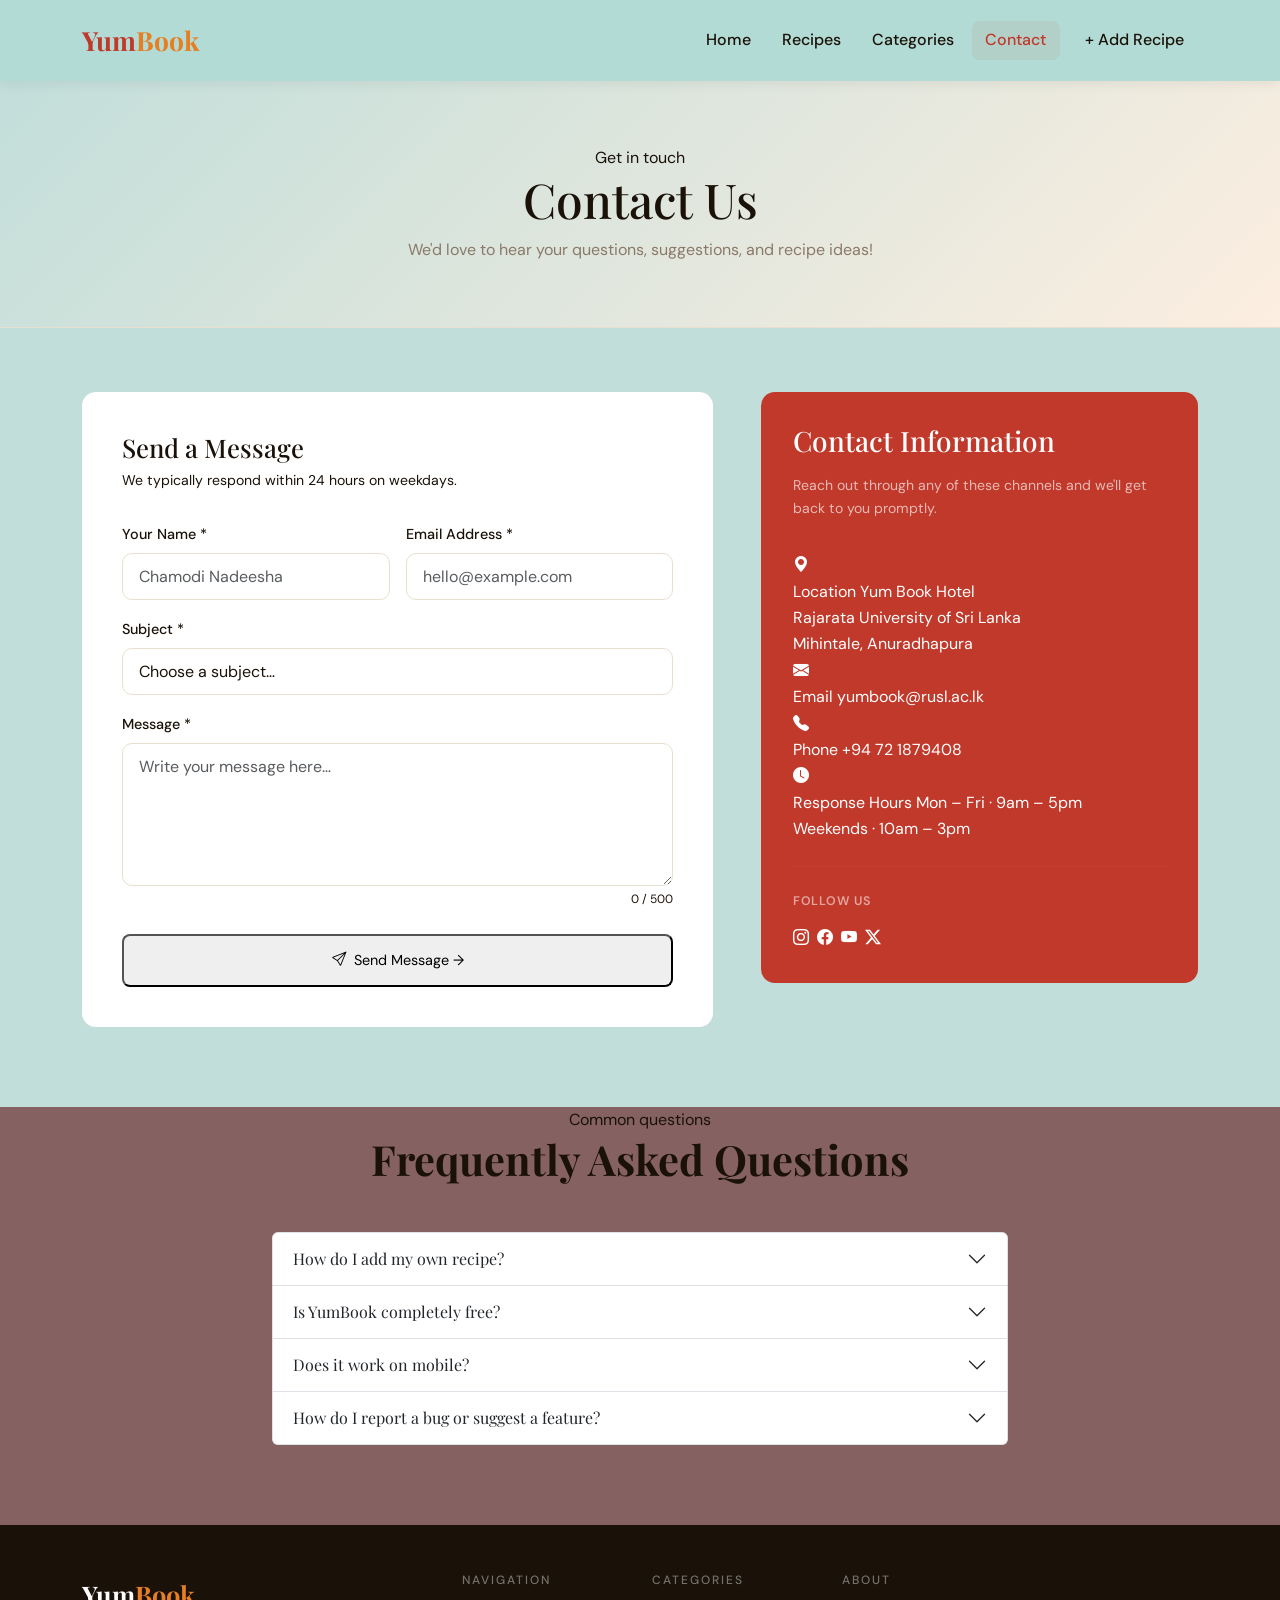
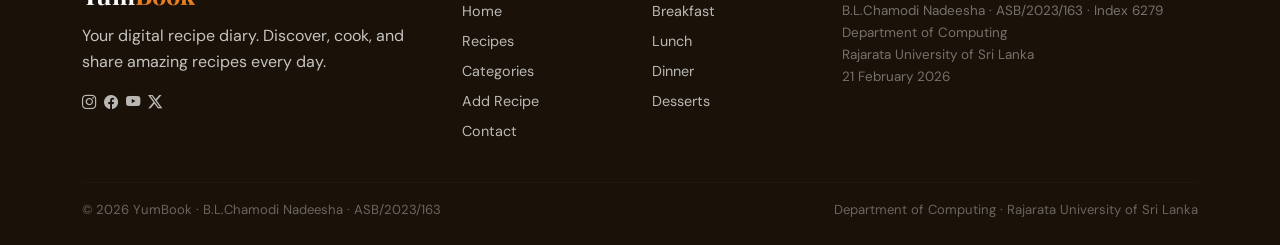
<file: contact.html>
<!DOCTYPE html>
<html lang="en">
<head>
  <meta charset="UTF-8"/>
  <meta name="viewport" content="width=device-width,initial-scale=1.0"/>
  <title>Contact – YumBook</title>
  <link rel="stylesheet" href="https://cdn.jsdelivr.net/npm/bootstrap@5.3.2/dist/css/bootstrap.min.css"/>
  <link rel="stylesheet" href="https://cdn.jsdelivr.net/npm/bootstrap-icons@1.11.3/font/bootstrap-icons.min.css"/>
  <link rel="stylesheet" href="css/style.css"/>
  <style>
    .contact-form-card{background:#fff;border-radius:var(--radius);box-shadow:0 6px 30px var(--shadow);padding:2.5rem;border:1px solid var(--light-brown);}
    .contact-form-card h3{font-family:'Playfair Display',serif;font-size:1.6rem;color:var(--brown);margin-bottom:.4rem;}
    .contact-form-card p{color:var(--muted);font-size:.88rem;margin-bottom:1.8rem;}
    .char-count{font-size:.75rem;color:var(--muted);text-align:right;margin-top:.25rem;}
  </style>
</head>
<body>

<!-- NAVBAR -->
<nav class="navbar navbar-expand-lg">
  <div class="container">
    <a class="navbar-brand" href="Home.html">Yum<span>Book</span></a>
    <button class="navbar-toggler" type="button" data-bs-toggle="collapse" data-bs-target="#nav"><span class="navbar-toggler-icon"></span></button>
    <div class="collapse navbar-collapse" id="nav">
      <ul class="navbar-nav ms-auto gap-1 align-items-lg-center">
        <li class="nav-item"><a class="nav-link" href="index.html">Home</a></li>
        <li class="nav-item"><a class="nav-link" href="recipes.html">Recipes</a></li>
        <li class="nav-item"><a class="nav-link" href="categories.html">Categories</a></li>
        <li class="nav-item"><a class="nav-link active" href="contact.html">Contact</a></li>
        <li class="nav-item ms-2"><a class="nav-link nav-cta" href="add-recipe.html">+ Add Recipe</a></li>
      </ul>
    </div>
  </div>
</nav>

<!-- PAGE HERO -->
<div class="page-hero">
  <div class="container">
    <span class="hero-tag fade-in">Get in touch</span>
    <h1 class="fade-in-2">Contact Us</h1>
    <p class="fade-in-3">We'd love to hear your questions, suggestions, and recipe ideas!</p>
  </div>
</div>

<!-- CONTACT SECTION -->
<section style="padding:4rem 0 5rem;background:var(--cream);">
  <div class="container">
    <div class="row g-5 align-items-start">

      <!-- CONTACT FORM -->
      <div class="col-lg-7">

        <!-- Success banner -->
        <div id="successBanner" style="display:none;" class="mb-4">
          <div class="banner-success">
            <span class="banner-icon">✅</span>
            <div><strong>Message sent!</strong><br><span style="font-size:.86rem;opacity:.9;">Thank you for reaching out — we'll reply within 24 hours.</span></div>
          </div>
        </div>

        <div class="contact-form-card reveal">
          <h3>Send a Message</h3>
          <p>We typically respond within 24 hours on weekdays.</p>

          <!-- Name + Email -->
          <div class="row g-3 mb-3">
            <div class="col-sm-6">
              <label class="form-label">Your Name <span style="color:var(--terracotta);">*</span></label>
              <input type="text" id="cName" class="form-control" placeholder="Chamodi Nadeesha"/>
              <div class="invalid-feedback">Please enter your full name.</div>
            </div>
            <div class="col-sm-6">
              <label class="form-label">Email Address <span style="color:var(--terracotta);">*</span></label>
              <input type="email" id="cEmail" class="form-control" placeholder="hello@example.com"/>
              <div class="invalid-feedback">Please enter a valid email.</div>
            </div>
          </div>

          <!-- Subject -->
          <div class="mb-3">
            <label class="form-label">Subject <span style="color:var(--terracotta);">*</span></label>
            <select id="cSubject" class="form-select">
              <option value="">Choose a subject…</option>
              <option>General Question</option>
              <option>Recipe Suggestion</option>
              <option>Report an Issue</option>
              <option>Partnership Inquiry</option>
              <option>Other</option>
            </select>
            <div class="invalid-feedback">Please select a subject.</div>
          </div>

          <!-- Message -->
          <div class="mb-4">
            <label class="form-label">Message <span style="color:var(--terracotta);">*</span></label>
            <textarea id="cMsg" class="form-control" rows="5" maxlength="500"
              placeholder="Write your message here…" oninput="document.getElementById('charCount').textContent=this.value.length"></textarea>
            <div class="char-count"><span id="charCount">0</span> / 500</div>
            <div class="invalid-feedback">Please enter a message (min 10 characters).</div>
          </div>

          <button class="btn-terra w-100" type="button" onclick="submitContact()" style="border-radius:8px;padding:.8rem;font-size:.9rem;">
            <i class="bi bi-send me-2"></i>Send Message →
          </button>
        </div>
      </div>

      <!-- CONTACT INFO -->
      <div class="col-lg-5">
        <div class="contact-info-box reveal">
          <h3>Contact Information</h3>
          <p style="color:rgba(255,255,255,.65);font-size:.88rem;margin-bottom:2rem;">Reach out through any of these channels and we'll get back to you promptly.</p>

          <div class="cinfo-item">
            <div class="cinfo-icon"><i class="bi bi-geo-alt-fill"></i></div>
            <div>
              <span class="cinfo-label">Location</span>
              <span class="cinfo-val">Yum Book Hotel<br>Rajarata University of Sri Lanka<br>Mihintale, Anuradhapura</span>
            </div>
          </div>

          <div class="cinfo-item">
            <div class="cinfo-icon"><i class="bi bi-envelope-fill"></i></div>
            <div>
              <span class="cinfo-label">Email</span>
              <span class="cinfo-val">yumbook@rusl.ac.lk</span>
            </div>
          </div>

          <div class="cinfo-item">
            <div class="cinfo-icon"><i class="bi bi-telephone-fill"></i></div>
            <div>
              <span class="cinfo-label">Phone</span>
              <span class="cinfo-val">+94 72 1879408</span>
            </div>
          </div>

          <div class="cinfo-item">
            <div class="cinfo-icon"><i class="bi bi-clock-fill"></i></div>
            <div>
              <span class="cinfo-label">Response Hours</span>
              <span class="cinfo-val">Mon – Fri · 9am – 5pm<br>Weekends · 10am – 3pm</span>
            </div>
          </div>

          <hr style="border-color:rgba(255,255,255,.12);margin:1.5rem 0;"/>

          <p style="color:rgba(255,255,255,.55);font-size:.78rem;margin-bottom:.8rem;letter-spacing:.06em;text-transform:uppercase;font-weight:600;">Follow Us</p>
          <div class="d-flex gap-2">
            <a href="#" class="social-btn"><i class="bi bi-instagram"></i></a>
            <a href="#" class="social-btn"><i class="bi bi-facebook"></i></a>
            <a href="#" class="social-btn"><i class="bi bi-youtube"></i></a>
            <a href="#" class="social-btn"><i class="bi bi-twitter-x"></i></a>
          </div>
        </div>
      </div>

    </div>
  </div>
</section>

<!-- FAQ SECTION -->
<section style="padding:0 0 5rem;background:#856161;">
  <div class="container">
    <div class="text-center mb-5 reveal">
      <span class="section-eyebrow">Common questions</span>
      <h2 class="section-title">Frequently Asked Questions</h2>
    </div>
    <div class="row justify-content-center">
      <div class="col-lg-8">
        <div class="accordion" id="faqAcc">
          <div class="accordion-item reveal">
            <h2 class="accordion-header"><button class="accordion-button collapsed" type="button" data-bs-toggle="collapse" data-bs-target="#faq1">How do I add my own recipe?</button></h2>
            <div id="faq1" class="accordion-collapse collapse" data-bs-parent="#faqAcc">
              <div class="accordion-body" style="color:var(--muted);font-size:.9rem;">Click <strong>+ Add Recipe</strong> in the navigation bar, fill in all the required fields, and click "Publish Recipe". Your recipe will appear instantly on the Recipes page.</div>
            </div>
          </div>
          <div class="accordion-item reveal">
            <h2 class="accordion-header"><button class="accordion-button collapsed" type="button" data-bs-toggle="collapse" data-bs-target="#faq2">Is YumBook completely free?</button></h2>
            <div id="faq2" class="accordion-collapse collapse" data-bs-parent="#faqAcc">
              <div class="accordion-body" style="color:var(--muted);font-size:.9rem;">Yes! YumBook is 100% free to use. Browse recipes, search, filter by category, and add your own creations — all without any subscription or payment.</div>
            </div>
          </div>
          <div class="accordion-item reveal">
            <h2 class="accordion-header"><button class="accordion-button collapsed" type="button" data-bs-toggle="collapse" data-bs-target="#faq3">Does it work on mobile?</button></h2>
            <div id="faq3" class="accordion-collapse collapse" data-bs-parent="#faqAcc">
              <div class="accordion-body" style="color:var(--muted);font-size:.9rem;">Absolutely. YumBook is fully responsive and built with Bootstrap — it works beautifully on all screen sizes including phones, tablets, and desktops.</div>
            </div>
          </div>
          <div class="accordion-item reveal">
            <h2 class="accordion-header"><button class="accordion-button collapsed" type="button" data-bs-toggle="collapse" data-bs-target="#faq4">How do I report a bug or suggest a feature?</button></h2>
            <div id="faq4" class="accordion-collapse collapse" data-bs-parent="#faqAcc">
              <div class="accordion-body" style="color:var(--muted);font-size:.9rem;">Use the contact form above, select "Report an Issue" or "Partnership Inquiry" as your subject, and describe your issue or idea clearly. We review all messages promptly.</div>
            </div>
          </div>
        </div>
      </div>
    </div>
  </div>
</section>

<!-- FOOTER -->
<footer>
  <div class="container">
    <div class="row g-4">
      <div class="col-lg-4">
        <div class="footer-brand mb-2">Yum<span>Book</span></div>
        <p class="footer-desc">Your digital recipe diary. Discover, cook, and share amazing recipes every day.</p>
        <div class="d-flex gap-2 mt-3">
          <a href="#" class="social-btn"><i class="bi bi-instagram"></i></a>
          <a href="#" class="social-btn"><i class="bi bi-facebook"></i></a>
          <a href="#" class="social-btn"><i class="bi bi-youtube"></i></a>
          <a href="#" class="social-btn"><i class="bi bi-twitter-x"></i></a>
        </div>
      </div>
      <div class="col-6 col-lg-2"><h6>Navigation</h6><a href="index.html">Home</a><a href="recipes.html">Recipes</a><a href="categories.html">Categories</a><a href="add-recipe.html">Add Recipe</a><a href="contact.html">Contact</a></div>
      <div class="col-6 col-lg-2"><h6>Categories</h6><a href="categories.html">Breakfast</a><a href="categories.html">Lunch</a><a href="categories.html">Dinner</a><a href="categories.html">Desserts</a></div>
      <div class="col-lg-4"><h6>About</h6><p style="font-size:.84rem;color:rgba(255,255,255,.4);">B.L.Chamodi Nadeesha · ASB/2023/163 · Index 6279<br>Department of Computing<br>Rajarata University of Sri Lanka<br>21 February 2026</p></div>
    </div>
    <hr/>
    <div class="d-flex flex-wrap justify-content-between align-items-center gap-2">
      <p class="footer-copy mb-0">&copy; 2026 YumBook · B.L.Chamodi Nadeesha · ASB/2023/163</p>
      <p class="footer-copy mb-0">Department of Computing · Rajarata University of Sri Lanka</p>
    </div>
  </div>
</footer>

<script src="https://cdn.jsdelivr.net/npm/bootstrap@5.3.2/dist/js/bootstrap.bundle.min.js"></script>
<script src="main.js"></script>
<script>
function setErr(id, show) {
  const el = document.getElementById(id);
  show ? el.classList.add('is-invalid') : el.classList.remove('is-invalid');
  return !show;
}

function submitContact() {
  let ok = true;
  const name    = document.getElementById('cName').value.trim();
  const email   = document.getElementById('cEmail').value.trim();
  const subject = document.getElementById('cSubject').value;
  const msg     = document.getElementById('cMsg').value.trim();

  if (!setErr('cName',    name.length < 2)) ok = false;
  if (!setErr('cEmail',   !/^[^\s@]+@[^\s@]+\.[^\s@]+$/.test(email))) ok = false;
  if (!setErr('cSubject', !subject)) ok = false;
  if (!setErr('cMsg',     msg.length < 10)) ok = false;

  if (!ok) { showToast('Please fix the highlighted fields.', 'error'); return; }

  // Reset form fields
  ['cName','cEmail','cMsg'].forEach(id => document.getElementById(id).value = '');
  document.getElementById('cSubject').value = '';
  document.getElementById('charCount').textContent = '0';

  // Show success
  document.getElementById('successBanner').style.display = 'block';
  document.getElementById('successBanner').scrollIntoView({ behavior:'smooth', block:'nearest' });
  showToast('Message sent successfully! ✅', 'success');
}
</script>
</body>
</html>
</file>
<file: css/style.css>
/* ============================================================
   YumBook – style.css
   Author: B.L.Chamodi Nadeesha | ASB/2023/163
   ============================================================ */

@import url('https://fonts.googleapis.com/css2?family=Playfair+Display:ital,wght@0,400;0,600;0,700;1,400&family=DM+Sans:wght@300;400;500;600&display=swap');

:root {
  --clr-bg:       #c2deda;
  --clr-primary:  #c0392b;
  --clr-secondary:#e67e22;
  --clr-dark:     #1a1209;
  --clr-card:     #ffffff;
  --clr-muted:    #8a7968;
  --clr-border:   #e8dfd0;
  --font-display: 'Playfair Display', serif;
  --font-body:    'DM Sans', sans-serif;
  --radius:       14px;
  --shadow:       0 4px 24px rgba(26,18,9,0.10);
  --transition:   0.3s cubic-bezier(.4,0,.2,1);
}

*, *::before, *::after { box-sizing: border-box; margin: 0; padding: 0; }
html { scroll-behavior: smooth; }
body { font-family: var(--font-body); background: var(--clr-bg); color: var(--clr-dark); line-height: 1.65; }
h1,h2,h3,h4,h5 { font-family: var(--font-display); }
a { text-decoration: none; color: inherit; }

/* ---- Navbar ---- */
.navbar { background: #b1dbd4 !important; box-shadow: 0 2px 12px rgba(0,0,0,.07); padding: .85rem 0; position: sticky; top: 0; z-index: 1030; }
.navbar-brand { font-family: var(--font-display); font-size: 1.65rem; font-weight: 700; color: var(--clr-primary) !important; }
.navbar-brand span { color: var(--clr-secondary); }
.nav-link { font-weight: 500; color: var(--clr-dark) !important; padding: .4rem .85rem !important; border-radius: 8px; transition: var(--transition); }
.nav-link:hover, .nav-link.active { color: var(--clr-primary) !important; background: rgba(192,57,43,0.07); }
.navbar-toggler { border: none; }
.navbar-toggler:focus { box-shadow: none; }

/* ---- Buttons ---- */
.btn-yum { background: var(--clr-primary); color: #fff; border: none; border-radius: 50px; padding: .65rem 1.8rem; font-weight: 600; font-family: var(--font-body); transition: var(--transition); display: inline-block; cursor: pointer; }
.btn-yum:hover { background: #a93226; color: #fff; transform: translateY(-2px); box-shadow: 0 6px 20px rgba(192,57,43,.35); }
.btn-yum-outline { background: transparent; color: var(--clr-primary); border: 2px solid var(--clr-primary); border-radius: 50px; padding: .6rem 1.8rem; font-weight: 600; font-family: var(--font-body); transition: var(--transition); display: inline-block; cursor: pointer; }
.btn-yum-outline:hover { background: var(--clr-primary); color: #fff; transform: translateY(-2px); }

/* ---- Section helpers ---- */
.section-label { font-family: var(--font-body); font-size: .75rem; font-weight: 600; letter-spacing: 3px; text-transform: uppercase; color: var(--clr-secondary); display: block; margin-bottom: .5rem; }
.section-title { font-size: clamp(1.8rem, 4vw, 2.6rem); font-weight: 700; line-height: 1.2; margin-bottom: 1rem; }
.section-sub { color: var(--clr-muted); max-width: 540px; margin: 0 auto; }

/* ---- Recipe Cards ---- */
.recipe-card { background: var(--clr-card); border-radius: var(--radius); overflow: hidden; box-shadow: var(--shadow); transition: var(--transition); cursor: pointer; border: 1px solid var(--clr-border); height: 100%; }
.recipe-card:hover { transform: translateY(-6px); box-shadow: 0 12px 36px rgba(26,18,9,0.15); }
.recipe-card-img { width: 100%; height: 200px; object-fit: cover; }
.recipe-card-body { padding: 1.1rem 1.2rem 1.3rem; }
.recipe-badge { display: inline-block; background: rgba(230,126,34,.12); color: var(--clr-secondary); border-radius: 30px; font-size: .72rem; font-weight: 600; letter-spacing: 1px; text-transform: uppercase; padding: .22rem .75rem; margin-bottom: .6rem; }
.recipe-card-title { font-family: var(--font-display); font-size: 1.15rem; font-weight: 600; margin-bottom: .4rem; }
.recipe-meta { display: flex; gap: 1rem; font-size: .8rem; color: var(--clr-muted); }
.recipe-meta span { display: flex; align-items: center; gap: .3rem; }



/* ---- Page Hero ---- */
.page-hero { background: linear-gradient(135deg, #c2deda 0%, #fceee0 100%); padding: 4rem 0 3rem; text-align: center; border-bottom: 1px solid var(--clr-border); }
.page-hero h1 { font-size: clamp(2rem, 5vw, 3rem); }
.page-hero p { color: var(--clr-muted); margin-top: .5rem; }

/* ---- Forms ---- */
.form-control, .form-select { border-radius: 10px; border: 1.5px solid var(--clr-border); padding: .65rem 1rem; font-family: var(--font-body); background: #fff; color: var(--clr-dark); transition: var(--transition); }
.form-control:focus, .form-select:focus { border-color: var(--clr-primary); box-shadow: 0 0 0 3px rgba(192,57,43,.12); }
.form-label { font-weight: 500; font-size: .9rem; margin-bottom: .4rem; }

/* ---- Footer ---- */
footer { background: var(--clr-dark); color: rgba(255,255,255,.75); padding: 3rem 0 1.5rem; }
footer .footer-brand { font-family: var(--font-display); font-size: 1.6rem; font-weight: 700; color: #fff; }
footer .footer-brand span { color: var(--clr-secondary); }
footer h6 { font-family: var(--font-body); font-size: .75rem; letter-spacing: 2px; text-transform: uppercase; color: rgba(255,255,255,.4); margin-bottom: .8rem; }
footer a { color: rgba(255,255,255,.7); transition: color .2s; display: block; margin-bottom: .4rem; font-size: .9rem; }
footer a:hover { color: var(--clr-secondary); }
footer hr { border-color: rgba(255,255,255,.1); margin: 2rem 0 1rem; }
footer .footer-copy { font-size: .82rem; color: rgba(255,255,255,.35); }

/* ---- Animations ---- */
@keyframes fadeInUp { from { opacity: 0; transform: translateY(28px); } to { opacity: 1; transform: translateY(0); } }
.fade-in   { animation: fadeInUp .6s ease both; }
.fade-in-2 { animation: fadeInUp .6s .15s ease both; }
.fade-in-3 { animation: fadeInUp .6s .30s ease both; }
.fade-in-4 { animation: fadeInUp .6s .45s ease both; }
.reveal { opacity: 0; transform: translateY(30px); transition: opacity .6s ease, transform .6s ease; }
.reveal.visible { opacity: 1; transform: none; }

/* ---- Toast ---- */
.toast-yum { position: fixed; bottom: 2rem; right: 2rem; background: var(--clr-dark); color: #fff; border-radius: 12px; padding: 1rem 1.5rem; font-size: .9rem; box-shadow: 0 8px 30px rgba(0,0,0,.2); z-index: 9999; display: none; }
.toast-yum.show { display: block; animation: fadeInUp .4s ease; }
.toast-yum.success { border-left: 4px solid #27ae60; }
.toast-yum.error   { border-left: 4px solid var(--clr-primary); }

/* ---- Category Cards ---- */
.cat-card { border-radius: var(--radius); overflow: hidden; position: relative; cursor: pointer; transition: var(--transition); }
.cat-card:hover { transform: scale(1.03); }
.cat-card img { width: 100%; height: 220px; object-fit: cover; }
.cat-card-overlay { position: absolute; inset: 0; background: linear-gradient(to top, rgba(26,18,9,.75) 0%, transparent 60%); display: flex; align-items: flex-end; padding: 1.2rem; }
.cat-card-overlay h4 { color: #fff; font-size: 1.3rem; margin: 0; }
.cat-card.active-cat { outline: 3px solid var(--clr-secondary); }

/* ---- Contact info box ---- */
.contact-info-box { background: var(--clr-primary); color: #fff; border-radius: var(--radius); padding: 2rem; height: 100%; }
.contact-info-box h3 { font-family: var(--font-display); margin-bottom: 1rem; }
.contact-info-item { display: flex; gap: .8rem; margin-bottom: 1.2rem; align-items: flex-start; }
.contact-info-item .icon { font-size: 1.2rem; margin-top: .1rem; }
</file>
